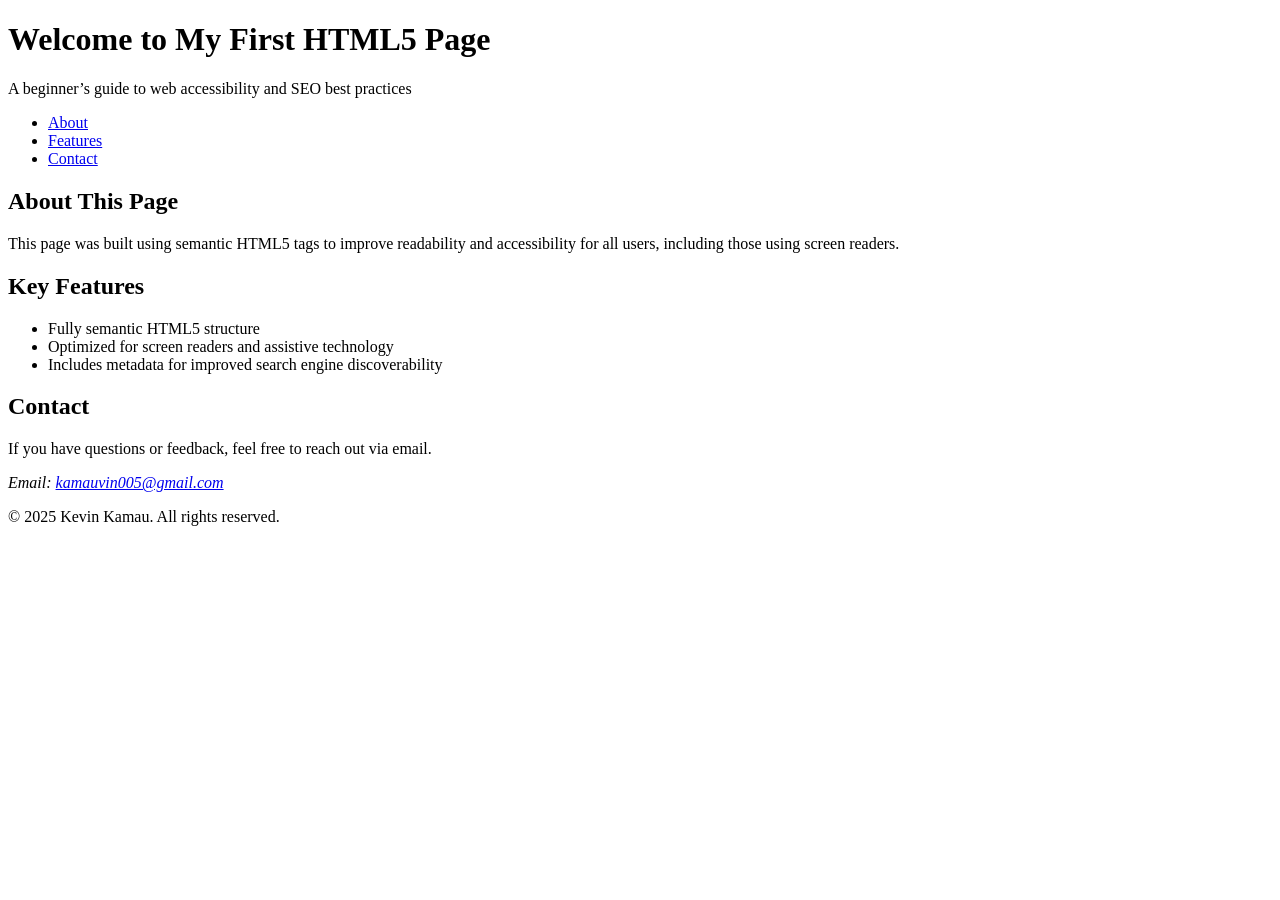
<file: Week1_Worksheet/index.html>
<!DOCTYPE html>
<html lang="en">
<head>
  <meta charset="UTF-8" />
  <meta name="viewport" content="width=device-width, initial-scale=1.0" />
  <meta name="description" content="A beginner-friendly HTML5 webpage focused on accessibility and SEO principles." />
  <meta name="keywords" content="HTML5, Accessibility, SEO, PLP Africa, Semantic HTML, Beginner Webpage" />
  <meta name="author" content="Your Name" />
  <title>My Accessible & SEO-Friendly Web Page</title>
</head>
<body>

  <!-- Header Section -->
  <header>
    <h1>Welcome to My First HTML5 Page</h1>
    <p>A beginner’s guide to web accessibility and SEO best practices</p>
  </header>

  <!-- Navigation Section -->
  <nav aria-label="Main Navigation">
    <ul>
      <li><a href="#about">About</a></li>
      <li><a href="#features">Features</a></li>
      <li><a href="#contact">Contact</a></li>
    </ul>
  </nav>

  <!-- Main Content Section -->
  <main>
    <!-- About Section -->
    <section id="about">
      <h2>About This Page</h2>
      <p>This page was built using semantic HTML5 tags to improve readability and accessibility for all users, including those using screen readers.</p>
    </section>

    <!-- Features Section -->
    <section id="features">
      <h2>Key Features</h2>
      <ul>
        <li>Fully semantic HTML5 structure</li>
        <li>Optimized for screen readers and assistive technology</li>
        <li>Includes metadata for improved search engine discoverability</li>
      </ul>
    </section>

    <!-- Contact Section -->
    <section id="contact">
      <h2>Contact</h2>
      <p>If you have questions or feedback, feel free to reach out via email.</p>
      <address>
        Email: <a href="mailto:yourname@example.com">kamauvin005@gmail.com</a>
      </address>
    </section>
  </main>

  <!-- Footer Section -->
  <footer>
    <p>&copy; 2025 Kevin Kamau. All rights reserved.</p>
  </footer>

</body>
</html>
</file>
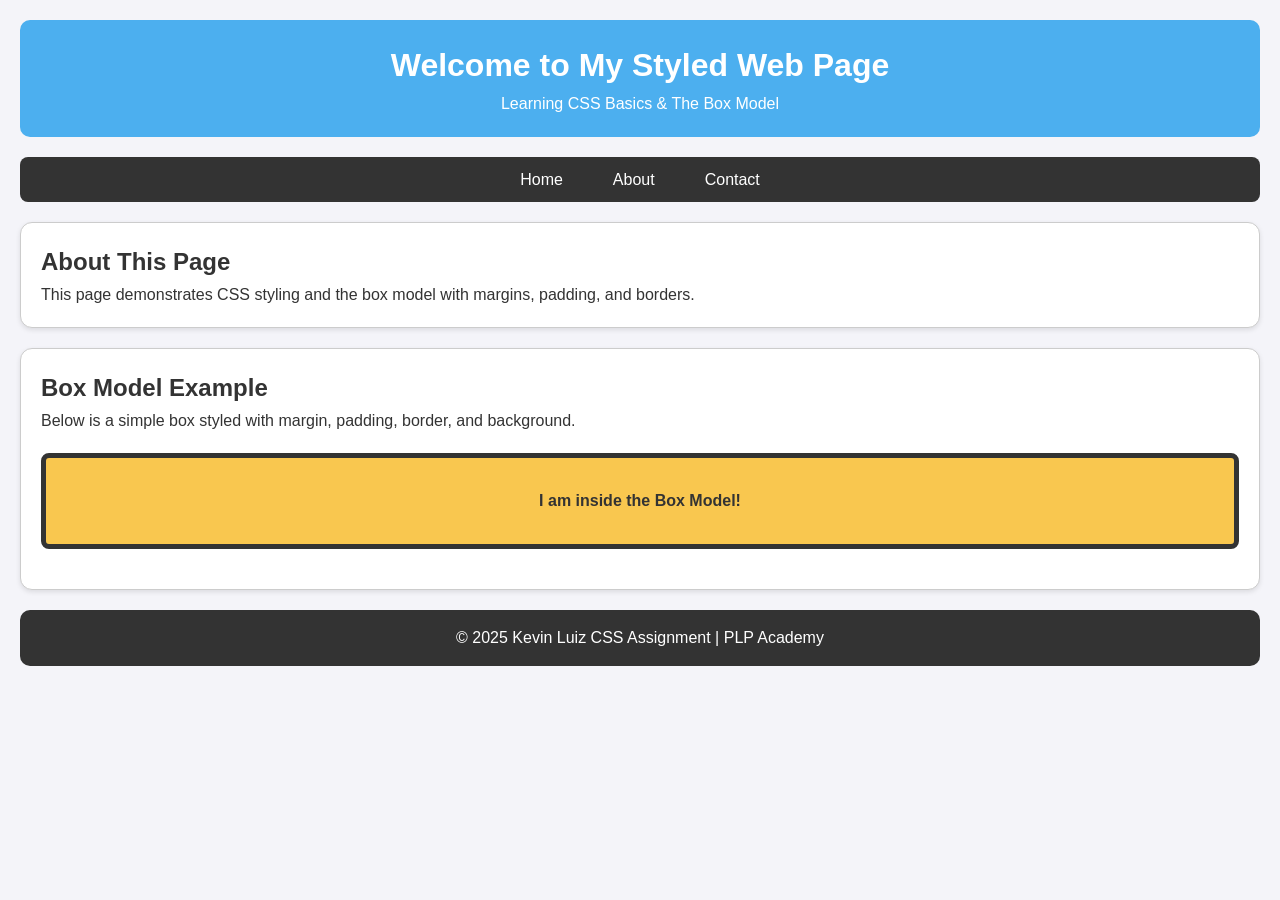
<file: Week3_Worksheet/index.html>
<!DOCTYPE html>
<html lang="en">
<head>
  <meta charset="UTF-8">
  <meta name="viewport" content="width=device-width, initial-scale=1.0">
  <title>PLP Week 3 - CSS & Box Model</title>
  <!-- Link external CSS -->
  <link rel="stylesheet" href="styles.css">
</head>
<body>
  <!-- Header -->
  <header class="header">
    <h1>Welcome to My Styled Web Page</h1>
    <p>Learning CSS Basics & The Box Model</p>
  </header>

  <!-- Navigation -->
  <nav class="nav">
    <ul>
      <li><a href="#">Home</a></li>
      <li><a href="#">About</a></li>
      <li><a href="#">Contact</a></li>
    </ul>
  </nav>

  <!-- Main Content -->
  <main>
    <section class="card">
      <h2>About This Page</h2>
      <p>This page demonstrates CSS styling and the box model with margins, padding, and borders.</p>
    </section>

    <section class="card">
      <h2>Box Model Example</h2>
      <p>Below is a simple box styled with margin, padding, border, and background.</p>
      <div class="box">I am inside the Box Model!</div>
    </section>
  </main>

  <!-- Footer -->
  <footer class="footer">
    <p>&copy; 2025 Kevin Luiz CSS Assignment | PLP Academy</p>
  </footer>
</body>
</html>
</file>
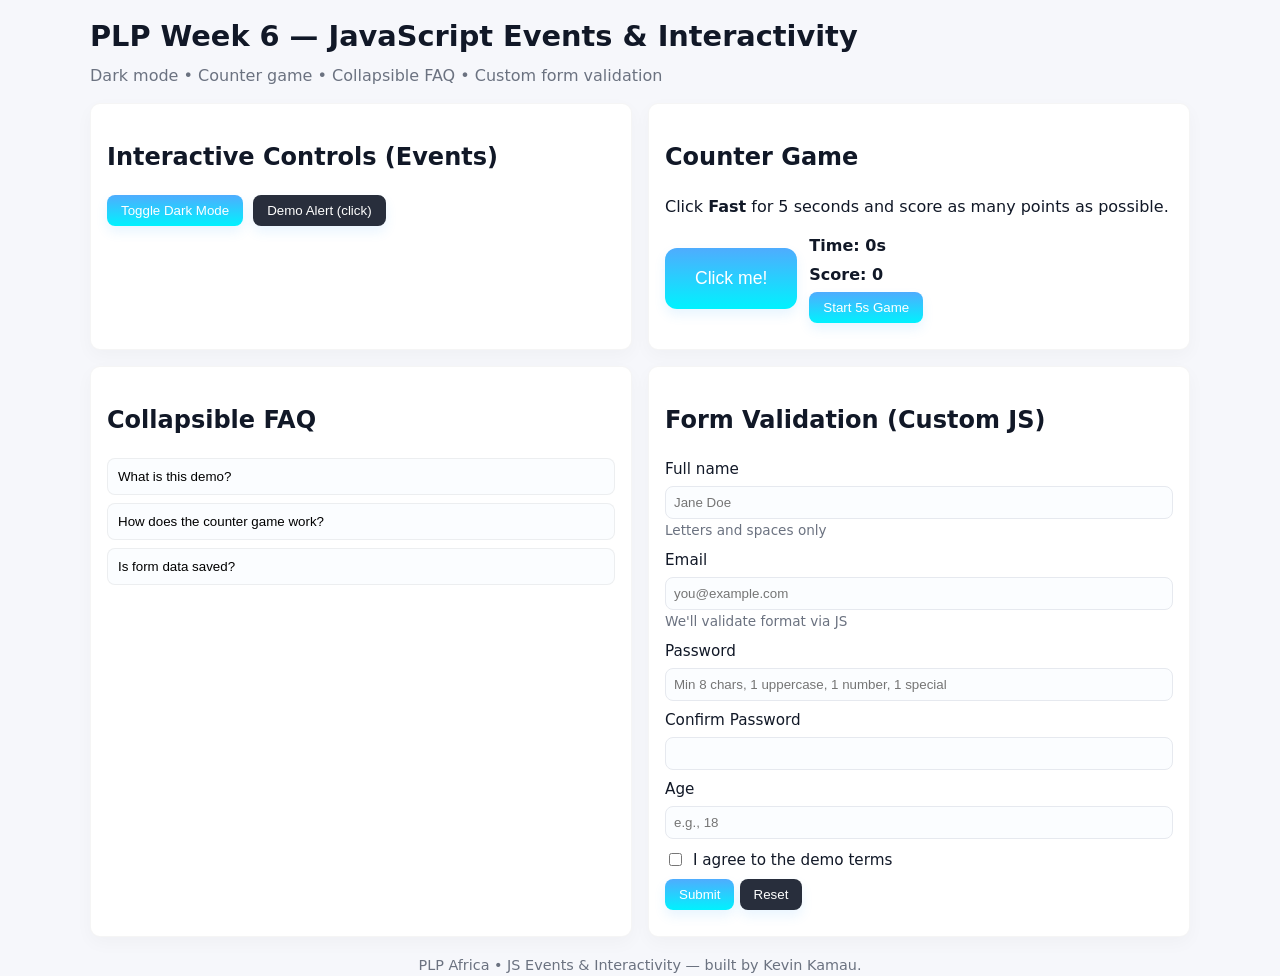
<file: Week6_Worksheet/index.html>
<!DOCTYPE html>
<html lang="en">
<head>
  <meta charset="utf-8" />
  <meta name="viewport" content="width=device-width,initial-scale=1" />
  <title>PLP Week 6 — JS Events & Interactivity</title>
  <link rel="stylesheet" href="style.css" />
</head>
<body>
  <header class="header">
    <h1>PLP Week 6 — JavaScript Events & Interactivity</h1>
    <p class="lead">Dark mode • Counter game • Collapsible FAQ • Custom form validation</p>
  </header>

  <main class="layout">

    <!-- Interactive controls -->
    <section class="card" id="controls">
      <h2>Interactive Controls (Events)</h2>
      <div class="row">
        <button id="toggleThemeBtn" class="btn">Toggle Dark Mode</button>
        <button id="generateAlertBtn" class="btn secondary">Demo Alert (click)</button>
      </div>
      <div id="controlsResult" class="result" aria-live="polite"></div>
    </section>

    <!-- Counter game -->
    <section class="card" id="counter">
      <h2>Counter Game</h2>
      <p>Click <strong>Fast</strong> for 5 seconds and score as many points as possible.</p>
      <div class="game-row">
        <button id="clickBtn" class="btn big">Click me!</button>
        <div class="score-board">
          <div>Time: <span id="timeLeft">0</span>s</div>
          <div>Score: <span id="score">0</span></div>
          <div><button id="startGameBtn" class="btn">Start 5s Game</button></div>
        </div>
      </div>
      <div id="gameResult" class="result" aria-live="polite"></div>
    </section>

    <!-- Collapsible FAQ -->
    <section class="card" id="faq">
      <h2>Collapsible FAQ</h2>
      <div class="faq-item">
        <button class="faq-question">What is this demo?</button>
        <div class="faq-answer">A demo of JavaScript event handling and DOM manipulation for PLP.</div>
      </div>
      <div class="faq-item">
        <button class="faq-question">How does the counter game work?</button>
        <div class="faq-answer">Start the game then click the big button as fast as you can in 5 seconds.</div>
      </div>
      <div class="faq-item">
        <button class="faq-question">Is form data saved?</button>
        <div class="faq-answer">No. This demo validates client-side and shows a success message only.</div>
      </div>
    </section>

    <!-- Form validation -->
    <section class="card" id="form-section">
      <h2>Form Validation (Custom JS)</h2>
      <form id="signupForm" novalidate>
        <label>
          Full name
          <input id="fullName" name="fullName" type="text" placeholder="Jane Doe" />
          <small class="hint">Letters and spaces only</small>
          <div class="error" id="errName" aria-live="polite"></div>
        </label>

        <label>
          Email
          <input id="email" name="email" type="email" placeholder="you@example.com" />
          <small class="hint">We'll validate format via JS</small>
          <div class="error" id="errEmail" aria-live="polite"></div>
        </label>

        <label>
          Password
          <input id="password" name="password" type="password" placeholder="Min 8 chars, 1 uppercase, 1 number, 1 special" />
          <div class="error" id="errPassword" aria-live="polite"></div>
        </label>

        <label>
          Confirm Password
          <input id="confirmPassword" name="confirmPassword" type="password" />
          <div class="error" id="errConfirm" aria-live="polite"></div>
        </label>

        <label>
          Age
          <input id="age" name="age" type="number" min="0" placeholder="e.g., 18" />
          <div class="error" id="errAge" aria-live="polite"></div>
        </label>

        <label class="checkbox">
          <input id="terms" type="checkbox" />
          <span>I agree to the demo terms</span>
          <div class="error" id="errTerms" aria-live="polite"></div>
        </label>

        <div class="form-actions">
          <button id="submitBtn" class="btn">Submit</button>
          <button id="resetBtn" type="button" class="btn secondary">Reset</button>
        </div>

        <div id="formResult" class="result" aria-live="polite"></div>
      </form>
    </section>
  </main>

  <footer class="footer">
    <p>PLP Africa • JS Events & Interactivity — built by Kevin Kamau.</p>
  </footer>

  <script src="script.js" defer></script>
</body>
</html>
</file>
<file: Week3_Worksheet/styles.css>
/* General Reset */
* {
  margin: 0;
  padding: 0;
  box-sizing: border-box;
}

/* Body Styling */
body {
  font-family: Arial, sans-serif;
  line-height: 1.6;
  background-color: #f4f4f9;
  color: #333;
  padding: 20px;
}

/* Header */
.header {
  text-align: center;
  background: #4cafef;
  color: white;
  padding: 20px;
  margin-bottom: 20px;
  border-radius: 10px;
}

/* Navigation */
.nav ul {
  display: flex;
  justify-content: center;
  list-style: none;
  background: #333;
  margin-bottom: 20px;
  border-radius: 8px;
}

.nav li {
  margin: 0 15px;
}

.nav a {
  color: white;
  text-decoration: none;
  padding: 10px;
  display: inline-block;
}

.nav a:hover {
  background: #4cafef;
  border-radius: 5px;
}

/* Cards */
.card {
  background: white;
  border: 1px solid #ccc;
  border-radius: 12px;
  padding: 20px;
  margin-bottom: 20px;
  box-shadow: 0 2px 5px rgba(0, 0, 0, 0.1);
}

/* Box Model Example */
.box {
  background: #f9c74f;
  padding: 30px;
  border: 5px solid #333;
  margin: 20px 0;
  text-align: center;
  border-radius: 8px;
  font-weight: bold;
}

/* Footer */
.footer {
  text-align: center;
  background: #333;
  color: white;
  padding: 15px;
  margin-top: 20px;
  border-radius: 10px;
}
</file>
<file: Week6_Worksheet/style.css>
:root{
  --bg:#f6f7fb;
  --card:#ffffff;
  --text:#111827;
  --muted:#6b7280;
  --accent1: linear-gradient(180deg,#4facfe,#00f2fe);
  --danger:#ef4444;
}
*{box-sizing:border-box}
html,body{height:100%}
body{
  margin:0;font-family:Inter,system-ui,Segoe UI,Roboto,Arial;
  background:var(--bg);color:var(--text);line-height:1.45;padding:16px;
}
.header{max-width:1100px;margin:0 auto 16px}
.header h1{margin:0;font-size:1.4rem}
.lead{color:var(--muted);margin-top:6px}

/* layout */
.layout{max-width:1100px;margin:0 auto;display:grid;gap:16px;
  grid-template-columns:1fr}
.card{background:var(--card);padding:16px;border-radius:10px;border:1px solid rgba(0,0,0,0.04);box-shadow:0 6px 18px rgba(16,24,40,0.03)}
.row{display:flex;gap:10px;align-items:center}
.btn{background:var(--accent1);color:white;border:none;padding:8px 14px;border-radius:8px;cursor:pointer;box-shadow:0 6px 12px rgba(64,169,255,0.12)}
.btn.secondary{background:#111827;color:white;opacity:.9}
.btn.big{padding:20px 30px;font-size:1.1rem;border-radius:12px}
.result{margin-top:10px;color:var(--muted)}

/* game layout */
.game-row{display:flex;gap:12px;align-items:center}
.score-board{display:flex;flex-direction:column;gap:6px;font-weight:600}

/* FAQ */
.faq-item{margin-top:8px}
.faq-question{width:100%;text-align:left;padding:10px;border-radius:8px;border:1px solid rgba(0,0,0,0.06);cursor:pointer;background:#fbfdff}
.faq-answer{padding:10px;margin-top:6px;border-left:3px solid #c7f0ff;background:#f7feff;display:none}

/* form */
form label{display:block;margin:8px 0;font-size:0.95rem}
input[type="text"],input[type="email"],input[type="password"],input[type="number"]{
  width:100%;padding:8px;border-radius:8px;border:1px solid #e6e9ef;background:#fbfdff;margin-top:6px}
.checkbox{display:flex;gap:8px;align-items:center;margin-top:10px}
.hint{font-size:0.85rem;color:var(--muted)}
.error{color:var(--danger);font-size:0.9rem;margin-top:6px}

/* footer */
.footer{text-align:center;color:var(--muted);font-size:0.9rem;margin-top:18px}

/* dark theme */
.dark{background:#0b1220;color:#cfe8ff}
.dark .card{background:#09101a;border-color:rgba(255,255,255,0.04)}
.dark .btn.secondary{background:#1f2937}

/* responsive */
@media(min-width:900px){
  .layout{grid-template-columns:repeat(2,1fr)}
  .header h1{font-size:1.8rem}
}
</file>
